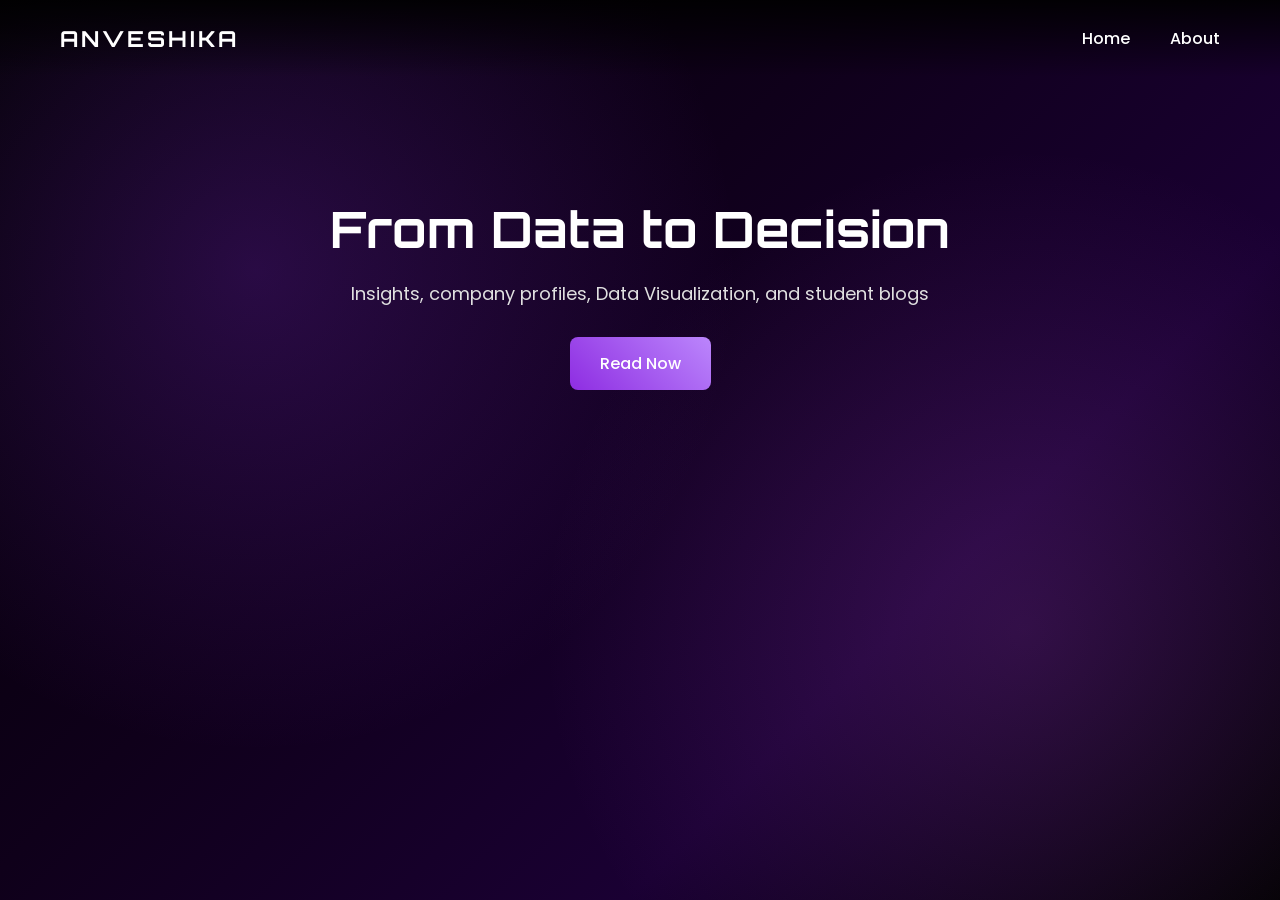
<file: index.html>
<!DOCTYPE html>
<html lang="en">
<head>
  <meta charset="UTF-8" />
  <meta name="viewport" content="width=device-width, initial-scale=1.0" />
  <title>Anveshika</title>
   <!-- Google Fonts: Orbitron + Poppins -->
  <link href="https://fonts.googleapis.com/css2?family=Orbitron:wght@500;700&family=Poppins:wght@300;400;500;600&display=swap" rel="stylesheet">

  <link rel="stylesheet" href="nw.css" />
</head>
<body>
  <header class="navbar">
    <div class="logo">ANVESHIKA</div>

    <nav class="nav-links">
      <a href="#">Home</a>
      <a href="about.html">About</a>
    </nav>
  </header>

  <!-- Hero Section -->
  <section class="hero">
    <h1> From Data to Decision</h1>
    <p>Insights, company profiles, Data Visualization, and student blogs</p>
    <a href="read.html" class="hero-btn">Read Now</a>
  </section>

  

</body>
</html>
</file>
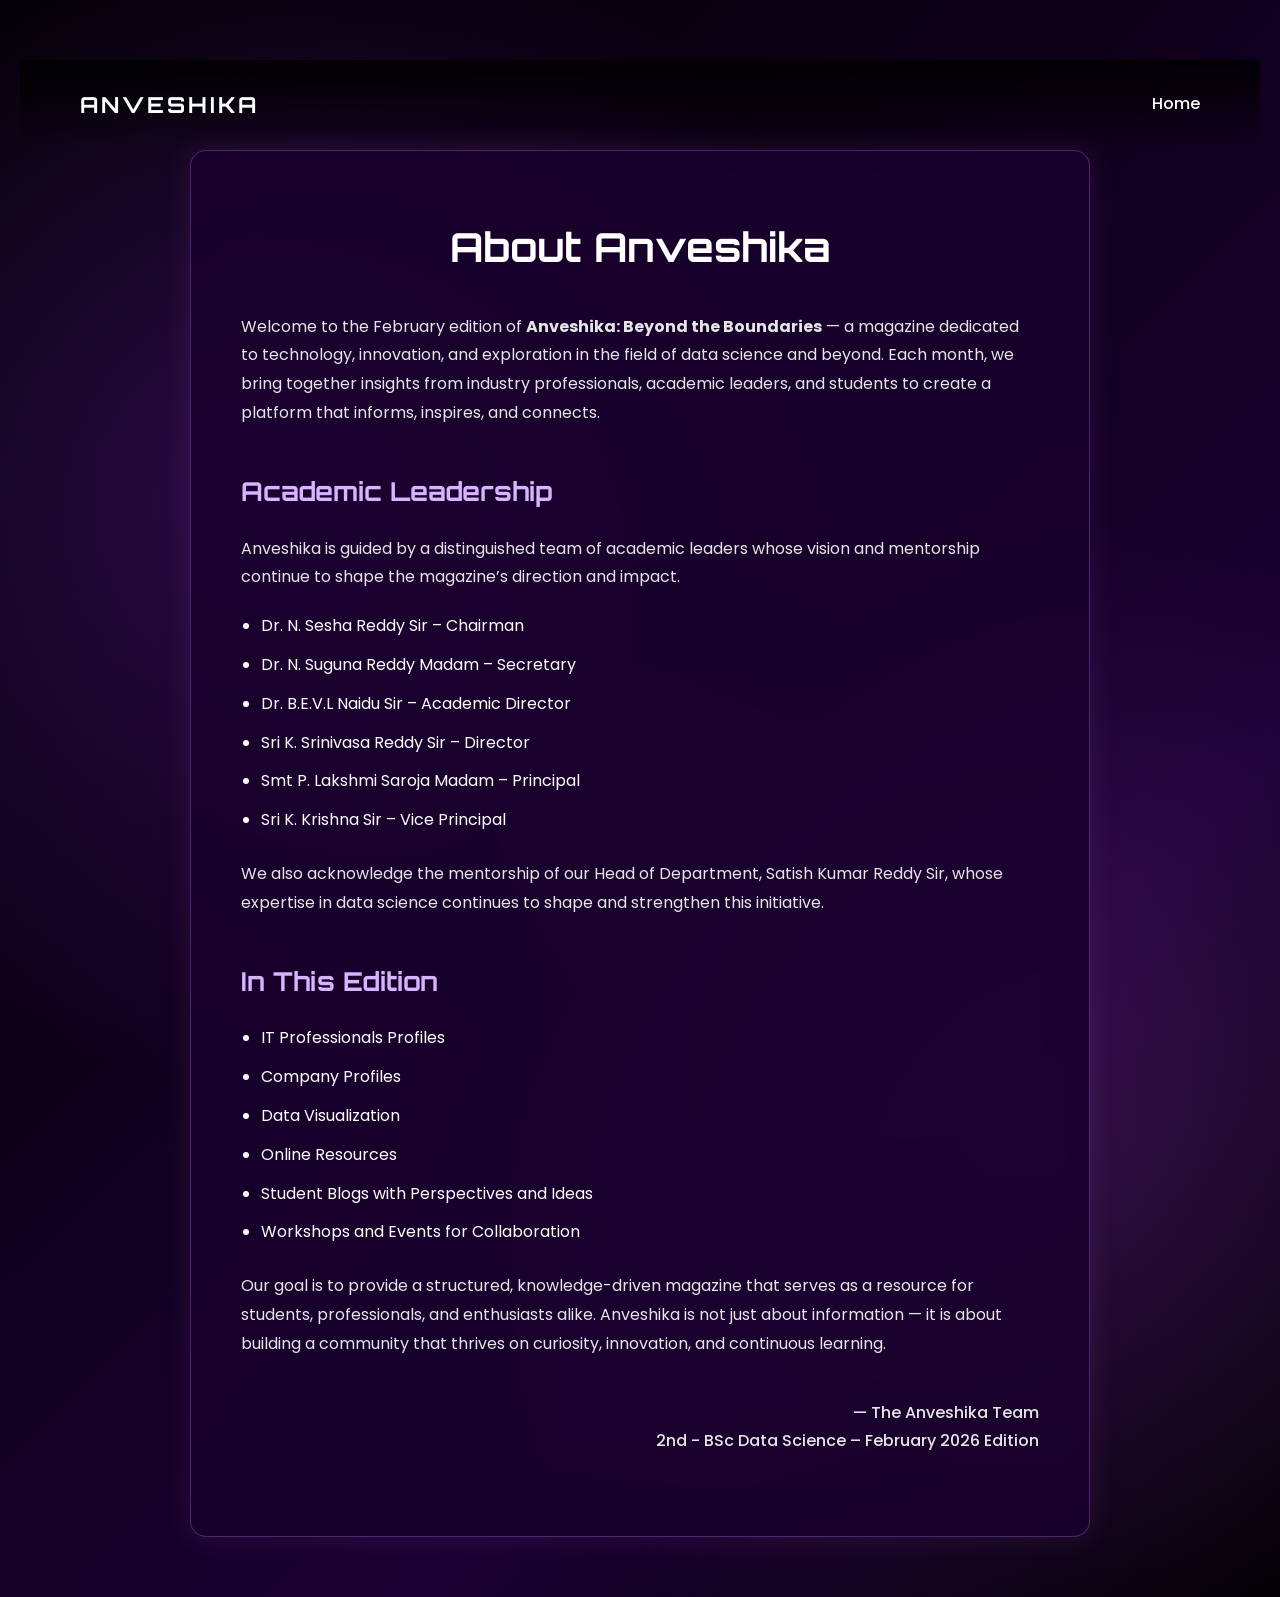
<file: about.html>
<!DOCTYPE html>
<html lang="en">
<head>
<meta charset="UTF-8">
<meta name="viewport" content="width=device-width, initial-scale=1.0">
<title>About | Anveshika</title>

<!-- Google Fonts -->
<link href="https://fonts.googleapis.com/css2?family=Orbitron:wght@500;700&family=Poppins:wght@300;400;500;600&display=swap" rel="stylesheet">

<style>

/* ================= RESET ================= */
* {
  margin: 0;
  padding: 0;
  box-sizing: border-box;
}

/* ================= BODY ================= */
body {
  font-family: 'Poppins', sans-serif;
  color: #ffffff;
  background:
    radial-gradient(circle at 20% 30%, rgba(138, 43, 226, 0.25), transparent 40%),
    radial-gradient(circle at 80% 70%, rgba(186, 85, 211, 0.18), transparent 40%),
    linear-gradient(135deg, #000000 0%, #0f001a 40%, #1a0033 70%, #000000 100%);
  line-height: 1.8;
  padding: 60px 20px;
}

/* ================= ABOUT SECTION ================= */
.about {
  max-width: 900px;
  margin: auto;
  background: rgba(25, 0, 45, 0.85);
  padding: 60px 50px;
  border-radius: 16px;
  backdrop-filter: blur(12px);
  border: 1px solid rgba(187, 134, 252, 0.3);
  box-shadow: 0 0 30px rgba(186, 85, 211, 0.15);
}

/* ================= HEADINGS ================= */
.about h1 {
  font-family: 'Orbitron', sans-serif;
  font-size: 40px;
  margin-bottom: 30px;
  text-align: center;
}

.about h2 {
  font-family: 'Orbitron', sans-serif;
  font-size: 26px;
  margin-top: 40px;
  margin-bottom: 20px;
  color: #d8b4fe;
}

/* ================= PARAGRAPHS ================= */
.about p {
  margin-bottom: 20px;
  font-size: 16px;
  color: #e5e5e5;
}

/* ================= LIST ================= */
.about ul {
  margin-bottom: 25px;
  padding-left: 20px;
}

.about ul li {
  margin-bottom: 10px;
  font-size: 16px;
  color: #ffffff;
}

/* ================= SIGNATURE ================= */
.signature {
  margin-top: 40px;
  font-weight: 500;
  text-align: right;
  color: #c084fc;
}

/* ================= RESPONSIVE ================= */
@media (max-width: 768px) {
  .about {
    padding: 40px 25px;
  }

  .about h1 {
    font-size: 28px;
  }

  .about h2 {
    font-size: 20px;
  }
}

</style>
</head>

<body>

  <!-- Navbar -->
  <header class="navbar">
    <div class="logo">ANVESHIKA</div>
    <nav class="nav-links">
      <a href="index.html">Home</a>
      <link rel="stylesheet" href="nw.css" />
    </nav>
  </header>

<section class="about">

<h1>About Anveshika</h1>

<p>
Welcome to the February edition of <strong>Anveshika: Beyond the Boundaries</strong> —
a magazine dedicated to technology, innovation, and exploration in the field of data science and beyond.
Each month, we bring together insights from industry professionals, academic leaders, and students
to create a platform that informs, inspires, and connects.
</p>

<h2>Academic Leadership</h2>

<p>
  Anveshika is guided by a distinguished team of academic leaders whose vision and mentorship continue to shape the magazine’s direction and impact.
</p>

<ul>
<li>Dr. N. Sesha Reddy Sir – Chairman</li>
<li>Dr. N. Suguna Reddy Madam – Secretary</li>
<li>Dr. B.E.V.L Naidu Sir – Academic Director</li>
<li>Sri K. Srinivasa Reddy Sir – Director</li>
<li>Smt P. Lakshmi Saroja Madam – Principal</li>
<li>Sri K. Krishna Sir – Vice Principal</li>
</ul>

<p>
We also acknowledge the mentorship of our Head of Department, Satish Kumar Reddy Sir,
whose expertise in data science continues to shape and strengthen this initiative.
</p>

<h2>In This Edition</h2>

<ul>
<li>IT Professionals Profiles</li>
<li>Company Profiles</li>
<li>Data Visualization</li>
<li>Online Resources</li>
<li>Student Blogs with Perspectives and Ideas</li>
<li>Workshops and Events for Collaboration</li>
</ul>

<p>
Our goal is to provide a structured, knowledge-driven magazine that serves as a resource
for students, professionals, and enthusiasts alike. Anveshika is not just about information —
it is about building a community that thrives on curiosity, innovation, and continuous learning.
</p>

<p class="signature">
— The Anveshika Team <br>
2nd - BSc Data Science – February 2026 Edition
</p>

</section>

</body>
</html>
</file>
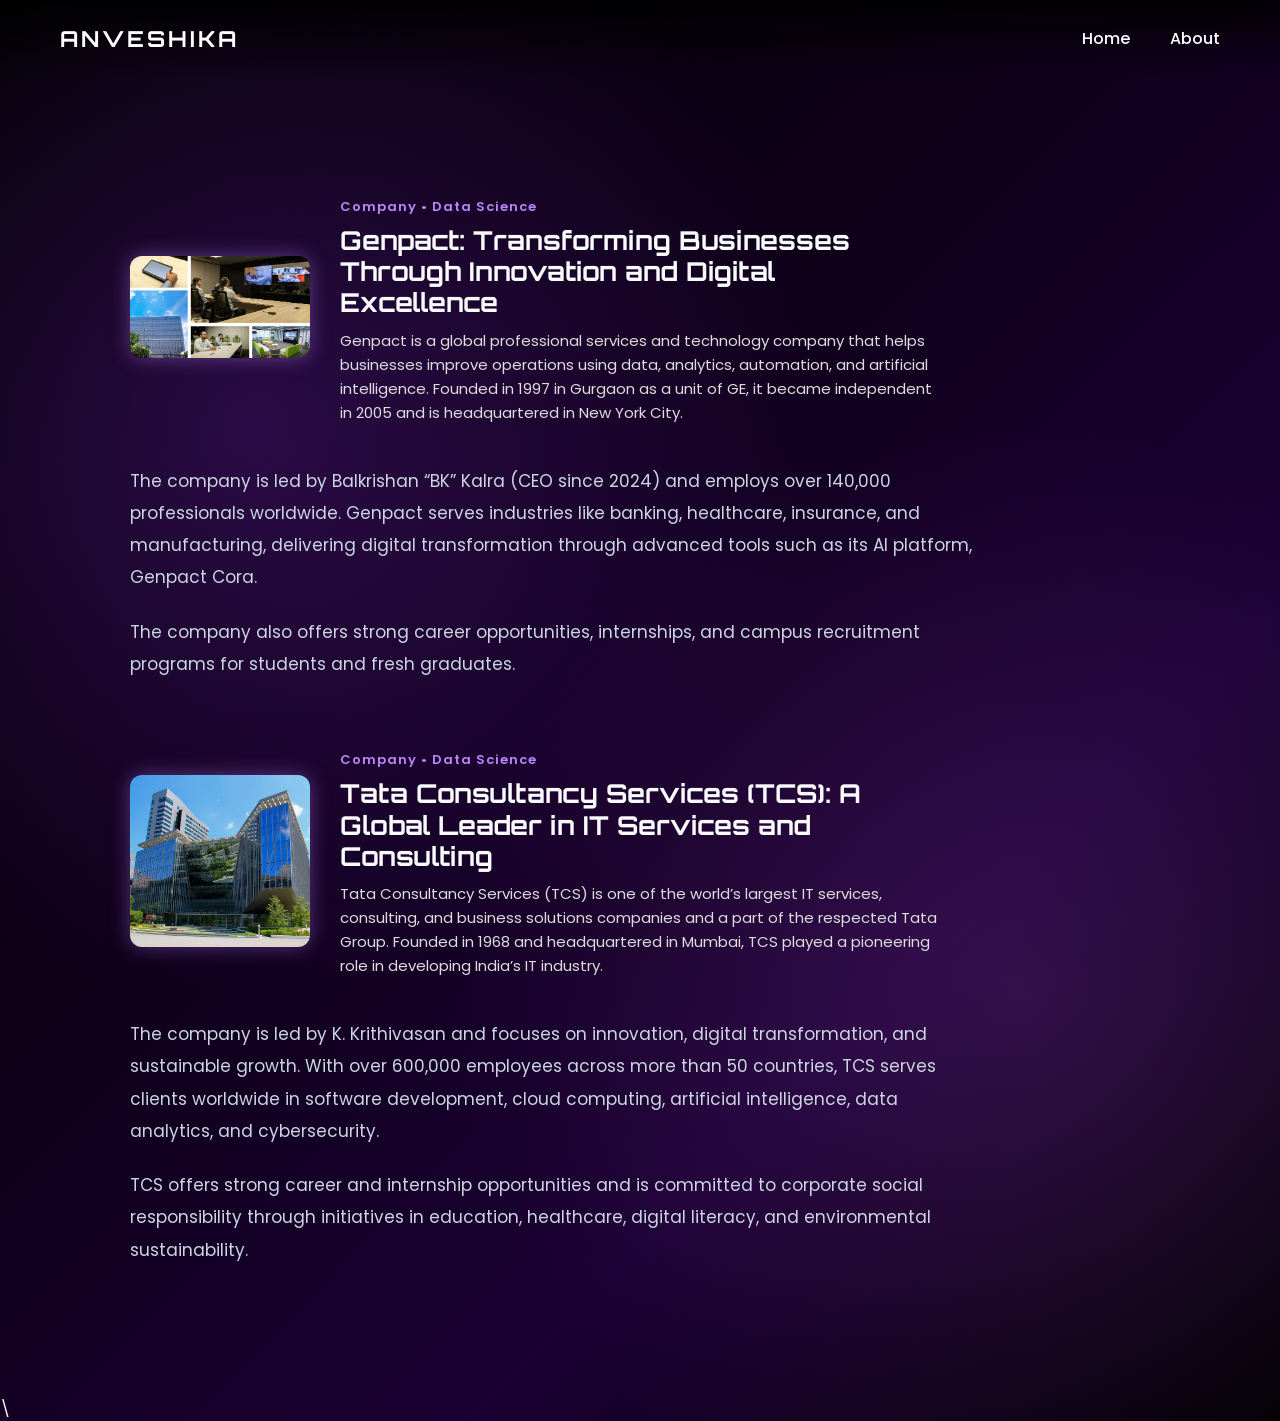
<file: comp.html>
<!DOCTYPE html>
<html lang="en">
<head>
  <meta charset="UTF-8" />
  <meta name="viewport" content="width=device-width, initial-scale=1.0" />
  <title>Anveshika</title>

  <!-- Google Fonts -->
  <link href="https://fonts.googleapis.com/css2?family=Orbitron:wght@500;700&family=Poppins:wght@300;400;500;600&display=swap" rel="stylesheet">

  <link rel="stylesheet" href="article.css"/>
  <link rel="stylesheet" href="nw.css"/>
</head>

<body>

<header class="navbar">
  <div class="logo">ANVESHIKA</div>
  <nav class="nav-links">
    <a href="index.html">Home</a>
    <a href="about.html">About</a>
  </nav>
</header>

<main class="article-page">

  <!-- ================= GENPACT ================= -->
  <section class="article-top">
    <div class="article-image">
      <img src="image/genpact.jpg" alt="Genpact">
    </div>

    <div class="article-intro">
      <p class="article-category">Company • Data Science</p>

      <h1 class="article-title">
        Genpact: Transforming Businesses Through Innovation and Digital Excellence
      </h1>

      <p class="article-summary">
        Genpact is a global professional services and technology company that helps businesses improve operations using data, analytics, automation, and artificial intelligence. Founded in 1997 in Gurgaon as a unit of GE, it became independent in 2005 and is headquartered in New York City.
      </p>
    </div>
  </section>

  <section class="article-content">
    <p>
      The company is led by Balkrishan “BK” Kalra (CEO since 2024) and employs over 140,000 professionals worldwide. Genpact serves industries like banking, healthcare, insurance, and manufacturing, delivering digital transformation through advanced tools such as its AI platform, Genpact Cora.
    </p>
    <p>
      The company also offers strong career opportunities, internships, and campus recruitment programs for students and fresh graduates.
    </p>
  </section>


  <!-- ================= TCS ================= -->
  <section class="article-top">
    <div class="article-image">
      <img src="image/TCS.jpg" alt="TCS">
    </div>

    <div class="article-intro">
      <p class="article-category">Company • Data Science</p>

      <h1 class="article-title">
        Tata Consultancy Services (TCS): A Global Leader in IT Services and Consulting
      </h1>

      <p class="article-summary">
        Tata Consultancy Services (TCS) is one of the world’s largest IT services, consulting, and business solutions companies and a part of the respected Tata Group. Founded in 1968 and headquartered in Mumbai, TCS played a pioneering role in developing India’s IT industry.
      </p>
    </div>
  </section>

  <section class="article-content">
    <p>
      The company is led by K. Krithivasan and focuses on innovation, digital transformation, and sustainable growth. With over 600,000 employees across more than 50 countries, TCS serves clients worldwide in software development, cloud computing, artificial intelligence, data analytics, and cybersecurity.
    </p>
    <p>
      TCS offers strong career and internship opportunities and is committed to corporate social responsibility through initiatives in education, healthcare, digital literacy, and environmental sustainability.
    </p>
  </section>

</main>

</body>
</html>
                                                                                                                                                                                                     \<!DOCTYPE htm
</file>
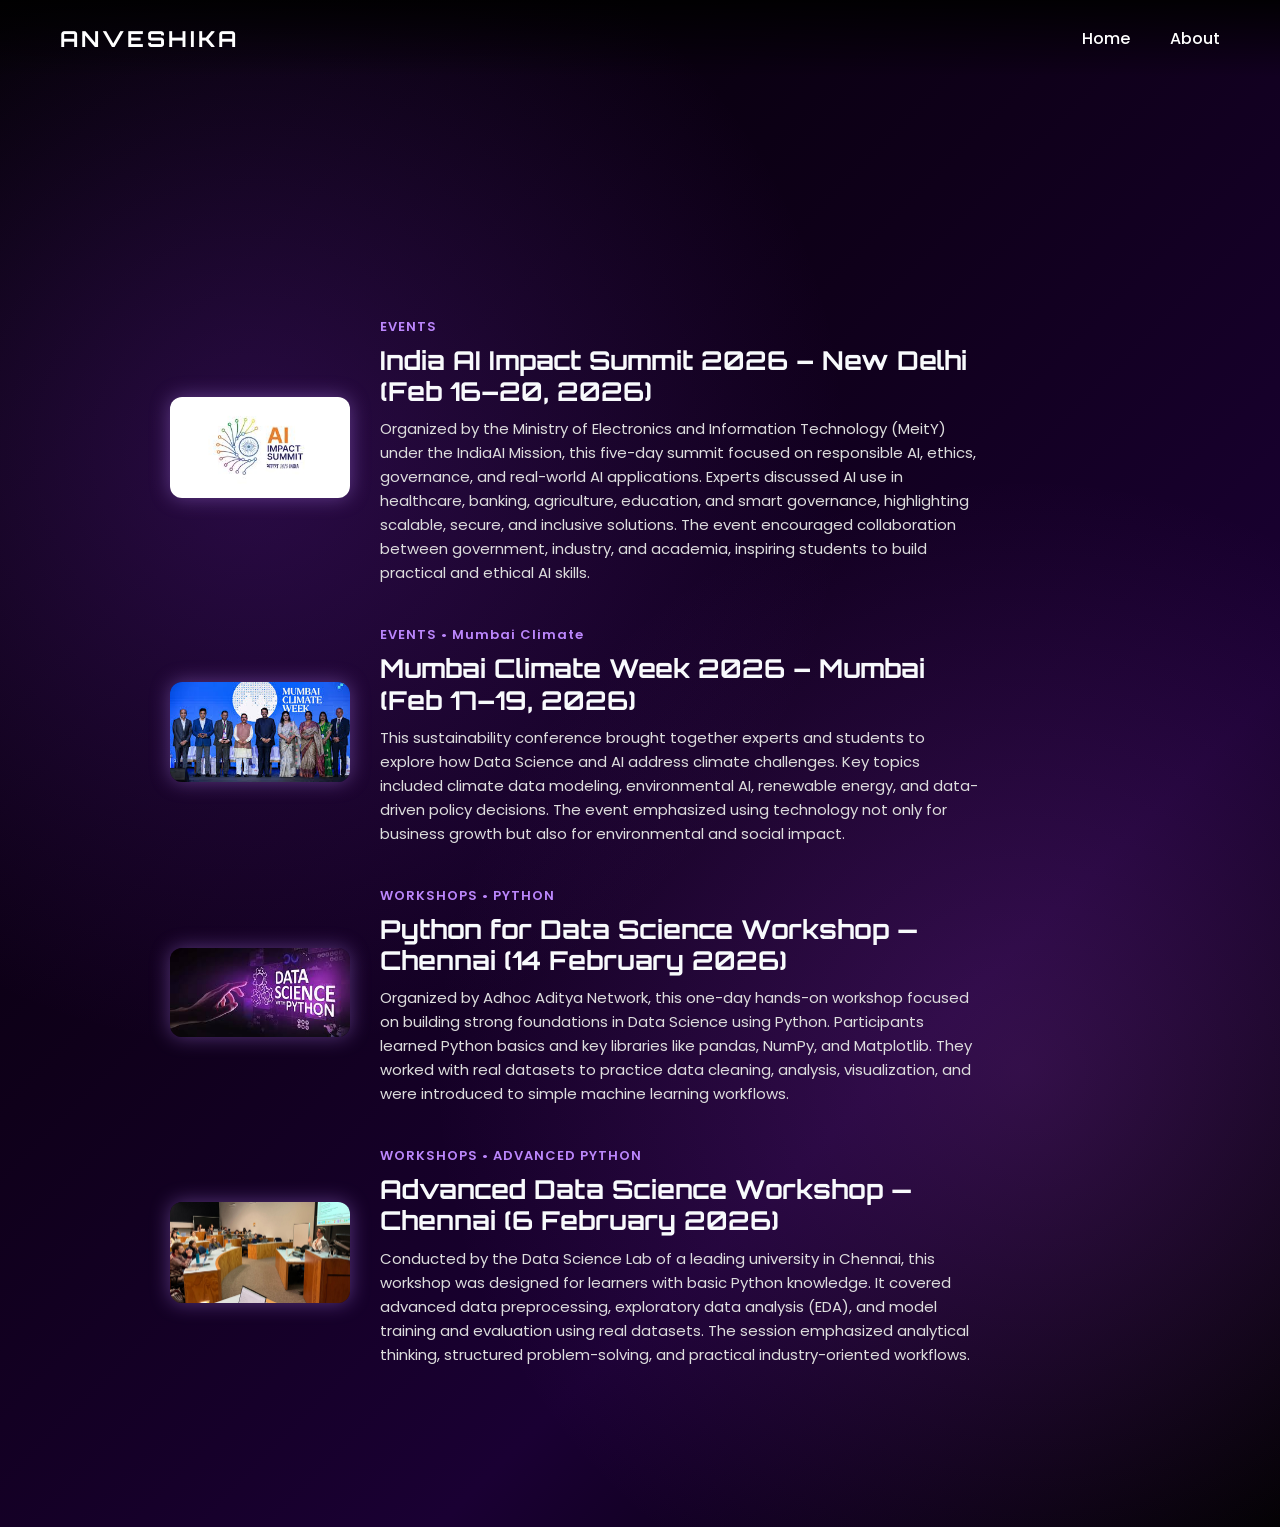
<file: Events.html>
<!DOCTYPE html>
<html lang="en">
<head>
  <meta charset="UTF-8" />
  <meta name="viewport" content="width=device-width, initial-scale=1.0" />
  <title>Anveshika</title>

  <!-- Google Fonts: Orbitron + Poppins -->
  <link href="https://fonts.googleapis.com/css2?family=Orbitron:wght@500;700&family=Poppins:wght@300;400;500;600&display=swap" rel="stylesheet">

  <link rel="stylesheet" href="article.css"/>
  <link rel="stylesheet" href="nw.css" />
  
</head>
<body>

  <header class="navbar">
    <div class="logo">ANVESHIKA</div>

    <nav class="nav-links">
      <a href="index.html">Home</a>
      <a href="about.html">About</a>
    </nav>
  </header>
  <main class="article-page">

<main class="article-page">

  <!-- Top Split Section -->
  <section class="article-top">
    <div class="article-image">
      <img src="image/event.jpg" alt="AI Technology">
    </div>

    <div class="article-intro">
      <p class="article-category"> EVENTS </p>

      <h1 class="article-title">
        India AI Impact Summit 2026 – New Delhi (Feb 16–20, 2026)
      </h1>

      <p class="article-summary">
        Organized by the Ministry of Electronics and Information Technology (MeitY) under the IndiaAI Mission, this five-day summit focused on responsible AI, ethics, governance, and real-world AI applications. Experts discussed AI use in healthcare, banking, agriculture, education, and smart governance, highlighting scalable, secure, and inclusive solutions. The event encouraged collaboration between government, industry, and academia, inspiring students to build practical and ethical AI skills.
      </p>

    </div>
  </section>

  <!-- Top Split Section -->
  <section class="article-top">
    <div class="article-image">
      <img src="image/Events.jpg" alt="AI Technology">
    </div>

    <div class="article-intro">
      <p class="article-category">EVENTS  • Mumbai Climate </p>

      <h1 class="article-title">
        Mumbai Climate Week 2026 – Mumbai (Feb 17–19, 2026)
      </h1>

      <p class="article-summary">
        This sustainability conference brought together experts and students to explore how Data Science and AI address climate challenges. Key topics included climate data modeling, environmental AI, renewable energy, and data-driven policy decisions. The event emphasized using technology not only for business growth but also for environmental and social impact.
      </p>

    </div>
  </section>


 
  <!-- Top Split Section -->
  <section class="article-top">
    <div class="article-image">
      <img src="image/workshop.jpg" alt="Google">
    </div>

    <div class="article-intro">
      <p class="article-category">WORKSHOPS • PYTHON </p>

      <h1 class="article-title">
        Python for Data Science Workshop — Chennai (14 February 2026)
      </h1>

      <p class="article-summary">
        Organized by Adhoc Aditya Network, this one-day hands-on workshop focused on building strong foundations in Data Science using Python. Participants learned Python basics and key libraries like pandas, NumPy, and Matplotlib. They worked with real datasets to practice data cleaning, analysis, visualization, and were introduced to simple machine learning workflows.
      </p>
    </div>
  </section>

  
<section class="article-top">
    <div class="article-image">
      <img src="image/WORK.jpg" alt="Google">
    </div>

    <div class="article-intro">
      <p class="article-category">WORKSHOPS • ADVANCED PYTHON </p>

      <h1 class="article-title">
        Advanced Data Science Workshop — Chennai (6 February 2026)
      </h1>

      <p class="article-summary">
        Conducted by the Data Science Lab of a leading university in Chennai, this workshop was designed for learners with basic Python knowledge. It covered advanced data preprocessing, exploratory data analysis (EDA), and model training and evaluation using real datasets. The session emphasized analytical thinking, structured problem-solving, and practical industry-oriented workflows.
      </p>
    </div>
  </section>

</main>

</body>
</html>
</file>
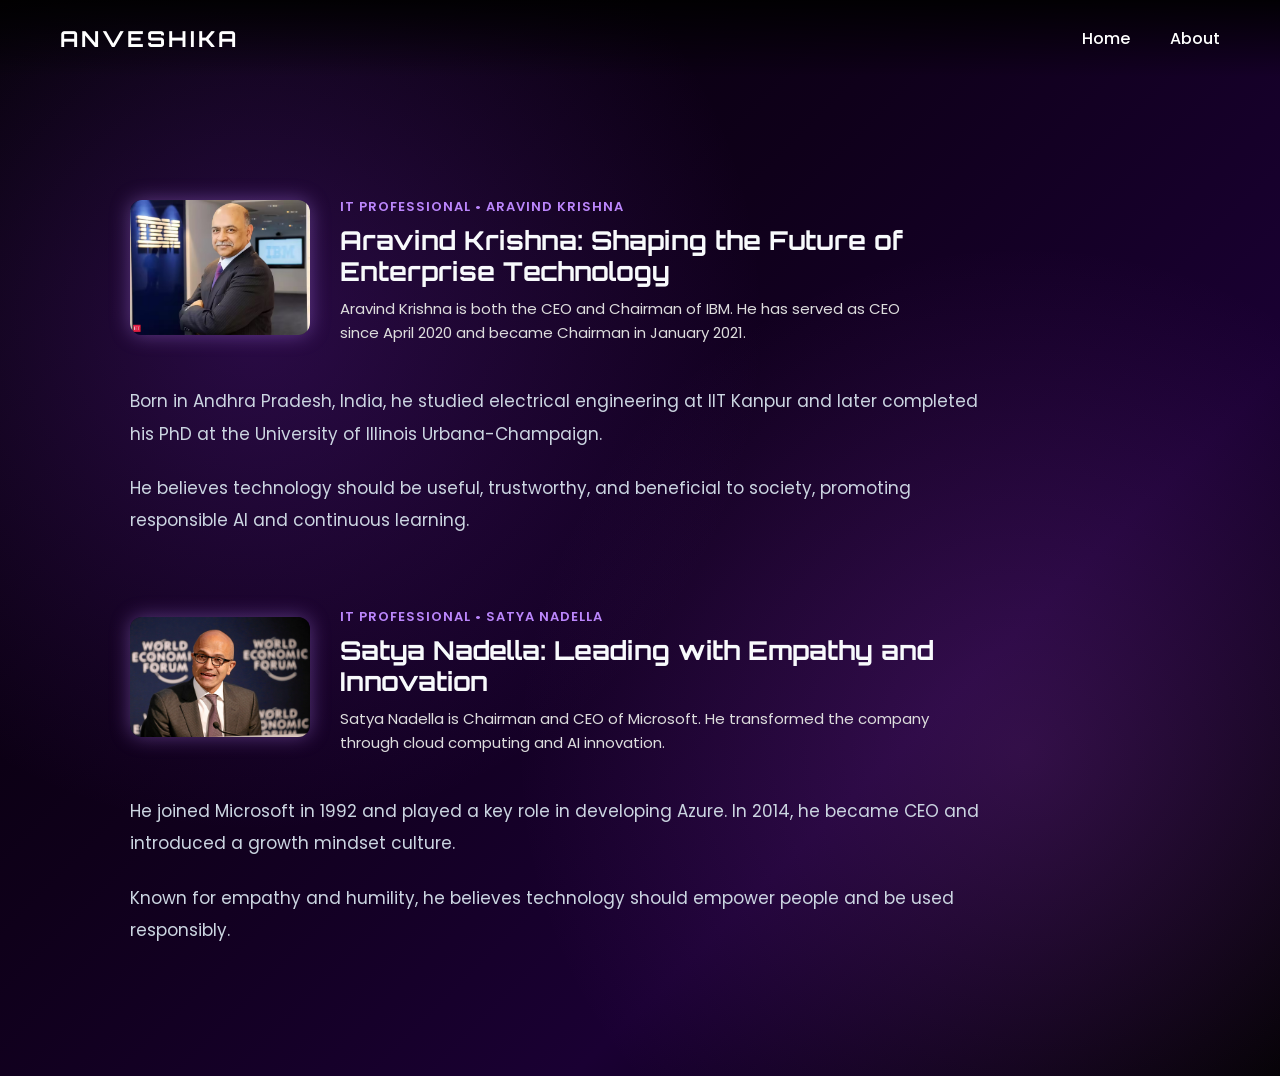
<file: itpro.html>
<!DOCTYPE html>
<!DOCTYPE html>
<html lang="en">
<head>
  <meta charset="UTF-8" />
  <meta name="viewport" content="width=device-width, initial-scale=1.0" />
  <title>Anveshika</title>

  <!-- Google Fonts -->
  <link href="https://fonts.googleapis.com/css2?family=Orbitron:wght@500;700&family=Poppins:wght@300;400;500;600&display=swap" rel="stylesheet">

  <link rel="stylesheet" href="article.css" />
  <link rel="stylesheet" href="nw.css" />
</head>

<body>

  <!-- Navbar -->
  <header class="navbar">
    <div class="logo">ANVESHIKA</div>
    <nav class="nav-links">
      <a href="index.html">Home</a>
      <a href="about.html">About</a>
    </nav>
  </header>

  <main class="article-page">

    <!-- Aravind Krishna Section -->
    <section class="article-top">
      <div class="article-image">
        <img src="image/Aravind Krishna.jpg" alt="Aravind Krishna">
      </div>

      <div class="article-intro">
        <p class="article-category">IT PROFESSIONAL • ARAVIND KRISHNA</p>

        <h1 class="article-title">
          Aravind Krishna: Shaping the Future of Enterprise Technology
        </h1>

        <p class="article-summary">
          Aravind Krishna is both the CEO and Chairman of IBM. He has served as CEO since April 2020 and became Chairman in January 2021.
        </p>

      </div>
    </section>

    <section class="article-content">
      <p>
        Born in Andhra Pradesh, India, he studied electrical engineering at IIT Kanpur and later completed his PhD at the University of Illinois Urbana-Champaign.
      </p>

      <p>
        He believes technology should be useful, trustworthy, and beneficial to society, promoting responsible AI and continuous learning.
      </p>

    </section>

    <!-- Satya Nadella Section -->
    <section class="article-top">
      <div class="article-image">
        <img src="image/Satya Nadella.jpg" alt="Satya Nadella">
      </div>

      <div class="article-intro">
        <p class="article-category">IT PROFESSIONAL • SATYA NADELLA</p>
        
        <h1 class="article-title">
          Satya Nadella: Leading with Empathy and Innovation
        </h1>

        <p class="article-summary">

          Satya Nadella is Chairman and CEO of Microsoft. He transformed the company through cloud computing and AI innovation.
        </p>

      </div>
    </section>

    <section class="article-content">

      <p>
        He joined Microsoft in 1992 and played a key role in developing Azure. In 2014, he became CEO and introduced a growth mindset culture.
      </p>

      <p>
        Known for empathy and humility, he believes technology should empower people and be used responsibly.
      </p>
    </section>

  </main>

</body>
</html>
</file>
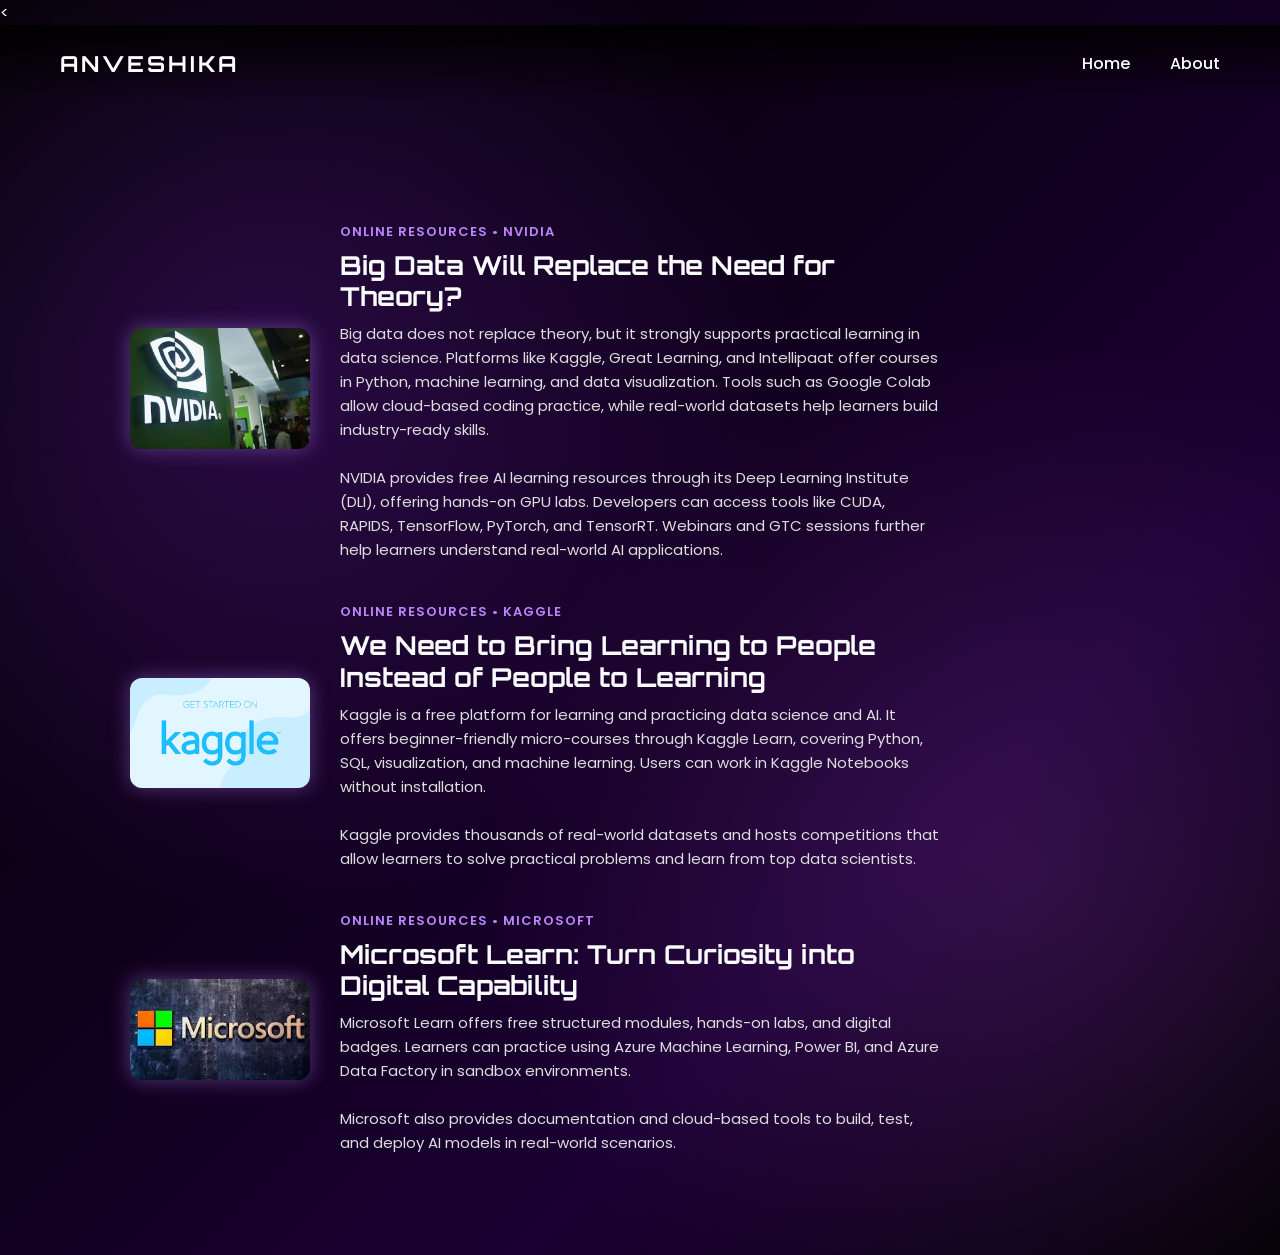
<file: onlineresources.html>
<!DOCTYPE html>
<<!DOCTYPE html>
<html lang="en">
<head>
  <meta charset="UTF-8">
  <meta name="viewport" content="width=device-width, initial-scale=1.0">
  <title>Anveshika</title>

  <!-- Google Fonts -->
  <link href="https://fonts.googleapis.com/css2?family=Orbitron:wght@500;700&family=Poppins:wght@300;400;500;600&display=swap" rel="stylesheet">

  <!-- CSS Files -->
  <link rel="stylesheet" href="article.css">
  <link rel="stylesheet" href="nw.css">
</head>

<body>

<header class="navbar">
  <div class="logo">ANVESHIKA</div>
  <nav class="nav-links">
    <a href="index.html">Home</a>
    <a href="about.html">About</a>
  </nav>
</header>

<main class="article-page">

  <!-- ================= NVIDIA ================= -->
  <section class="article-top">
    <div class="article-image">
      <img src="image/NVIDIA.jpg" alt="NVIDIA">
    </div>

    <div class="article-intro">
      <p class="article-category">ONLINE RESOURCES • NVIDIA</p>

      <h1 class="article-title">
        Big Data Will Replace the Need for Theory?
      </h1>

      <p class="article-summary">
        Big data does not replace theory, but it strongly supports practical learning in data science. Platforms like Kaggle, Great Learning, and Intellipaat offer courses in Python, machine learning, and data visualization. Tools such as Google Colab allow cloud-based coding practice, while real-world datasets help learners build industry-ready skills.
        <br><br>
        NVIDIA provides free AI learning resources through its Deep Learning Institute (DLI), offering hands-on GPU labs. Developers can access tools like CUDA, RAPIDS, TensorFlow, PyTorch, and TensorRT. Webinars and GTC sessions further help learners understand real-world AI applications.
      </p>
    </div>
  </section>


  <!-- ================= KAGGLE ================= -->
  <section class="article-top">
    <div class="article-image">
      <img src="image/kaggle.jpg" alt="Kaggle">
    </div>

    <div class="article-intro">
      <p class="article-category">ONLINE RESOURCES • KAGGLE</p>

      <h1 class="article-title">
        We Need to Bring Learning to People Instead of People to Learning
      </h1>

      <p class="article-summary">
        Kaggle is a free platform for learning and practicing data science and AI. It offers beginner-friendly micro-courses through Kaggle Learn, covering Python, SQL, visualization, and machine learning. Users can work in Kaggle Notebooks without installation.
        <br><br>
        Kaggle provides thousands of real-world datasets and hosts competitions that allow learners to solve practical problems and learn from top data scientists.
      </p>
    </div>
  </section>


  <!-- ================= MICROSOFT ================= -->
  <section class="article-top">
    <div class="article-image">
      <img src="image/microsoft.jpg" alt="Microsoft">
    </div>

    <div class="article-intro">
      <p class="article-category">ONLINE RESOURCES • MICROSOFT</p>

      <h1 class="article-title">
        Microsoft Learn: Turn Curiosity into Digital Capability
      </h1>

      <p class="article-summary">
        Microsoft Learn offers free structured modules, hands-on labs, and digital badges. Learners can practice using Azure Machine Learning, Power BI, and Azure Data Factory in sandbox environments.
        <br><br>
        Microsoft also provides documentation and cloud-based tools to build, test, and deploy AI models in real-world scenarios.
      </p>
    </div>
  </section>

</main>

</body>
</html>
</file>
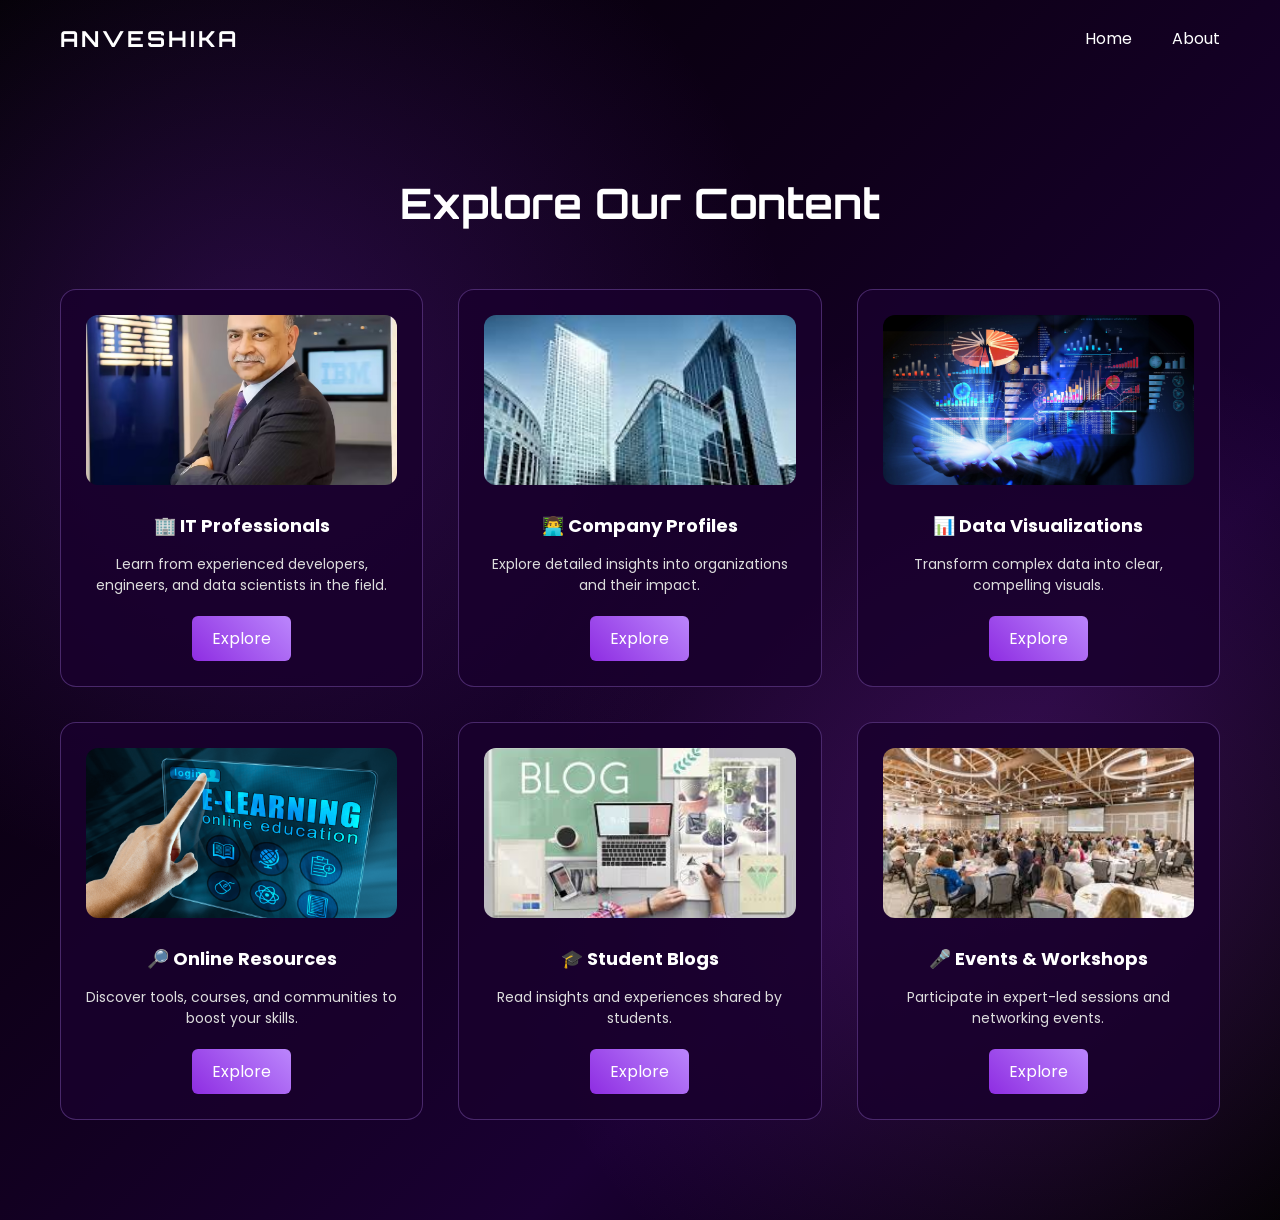
<file: read.html>
<!DOCTYPE html>
<html lang="en">
<head>
<meta charset="UTF-8">
<meta name="viewport" content="width=device-width, initial-scale=1.0"/>
<title>Explore Content | Anveshika</title>

<link href="https://fonts.googleapis.com/css2?family=Orbitron:wght@500;700&family=Poppins:wght@300;400;500;600&display=swap" rel="stylesheet">

<style>

/* RESET */
*{
  margin:0;
  padding:0;
  box-sizing:border-box;
}

body{
  font-family:'Poppins',sans-serif;
  color:#fff;
  min-height:100vh;

  background:
  radial-gradient(circle at 20% 30%, rgba(138,43,226,0.25), transparent 40%),
  radial-gradient(circle at 80% 70%, rgba(186,85,211,0.18), transparent 40%),
  linear-gradient(135deg,#000000 0%,#0f001a 40%,#1a0033 70%,#000000 100%);
}

/* NAVBAR */
.navbar{
  display:flex;
  justify-content:space-between;
  align-items:center;
  padding:25px 60px;
}

.logo{
  font-family:'Orbitron',sans-serif;
  font-size:22px;
  font-weight:700;
  letter-spacing:3px;
}

.nav-links{
  display:flex;
  gap:40px;
}

.nav-links a{
  text-decoration:none;
  color:#fff;
  transition:0.3s;
}

.nav-links a:hover{
  color:#bb86fc;
}

/* CONTENT */
.content-section{
  padding:100px 60px;
  text-align:center;
}

.section-title{
  font-family:'Orbitron',sans-serif;
  font-size:42px;
  margin-bottom:60px;
}

/* GRID */
.card-container{
  display:grid;
  grid-template-columns:repeat(3,1fr);
  gap:35px;
}

/* CARD */
.card{
  background:rgba(25,0,45,0.85);
  border:1px solid rgba(187,134,252,0.3);
  border-radius:16px;
  padding:25px;
  transition:0.3s;
}

.card:hover{
  transform:translateY(-10px);
  box-shadow:0 0 25px rgba(186,85,211,0.4);
}

.card-img{
  width:100%;
  height:170px;
  object-fit:cover;
  border-radius:12px;
  margin-bottom:20px;
}

.card h2{
  font-size:18px;
  margin-bottom:15px;
}

.card p{
  font-size:14px;
  color:#ddd;
  margin-bottom:20px;
}

.card-btn{
  display:inline-block;
  padding:10px 20px;
  background:linear-gradient(45deg,#8e2de2,#bb86fc);
  color:#fff;
  border-radius:6px;
  text-decoration:none;
  transition:0.3s;
}

.card-btn:hover{
  box-shadow:0 0 15px rgba(186,85,211,0.6);
}

/* RESPONSIVE */
@media(max-width:1024px){
  .card-container{
    grid-template-columns:repeat(2,1fr);
  }
}

@media(max-width:768px){
  .card-container{
    grid-template-columns:1fr;
  }

  .navbar{
    flex-direction:column;
    gap:15px;
  }
}

</style>
</head>

<body>

<header class="navbar">
  <div class="logo">ANVESHIKA</div>
  <nav class="nav-links">
    <a href="index.html">Home</a>
    <a href="about.html">About</a>
  </nav>
</header>

<section class="content-section">
  <h1 class="section-title">Explore Our Content</h1>

  <div class="card-container">

    <div class="card">
      <img src="image/Aravind Krishna.jpg" alt="IT Professionals" class="card-img">
      <h2>🏢 IT Professionals</h2>
      <p>Learn from experienced developers, engineers, and data scientists in the field.</p>
      <a href="itpro.html" class="card-btn">Explore</a>
    </div>

    <div class="card">
      <img src="image/company.jpg" alt="Company Profiles" class="card-img">
      <h2>👨‍💻 Company Profiles</h2>
      <p>Explore detailed insights into organizations and their impact.</p>
      <a href="comp.html" class="card-btn">Explore</a>
    </div>

    <div class="card">
      <img src="image/data visualization.jpg" alt="Data Visualization" class="card-img">
      <h2>📊 Data Visualizations</h2>
      <p>Transform complex data into clear, compelling visuals.</p>
      <a href="analysis.html" class="card-btn">Explore</a>
    </div>

    <div class="card">
      <img src="image/Online Resources.jpg" alt="Online Resources" class="card-img">
      <h2>🔎 Online Resources</h2>
      <p>Discover tools, courses, and communities to boost your skills.</p>
      <a href="onlineresources.html" class="card-btn">Explore</a>
    </div>

    <div class="card">
      <img src="image/blogs.jpg" alt="Student Blogs" class="card-img">
      <h2>🎓 Student Blogs</h2>
      <p>Read insights and experiences shared by students.</p>
      <a href="student.html" class="card-btn">Explore</a>
    </div>

    <div class="card">
      <img src="image/Events & Workshops.jpg" alt="Events and Workshops" class="card-img">
      <h2>🎤 Events & Workshops</h2>
      <p>Participate in expert-led sessions and networking events.</p>
      <a href="Events.html" class="card-btn">Explore</a>
    </div>

  </div>
</section>

</body>
</html>
</file>
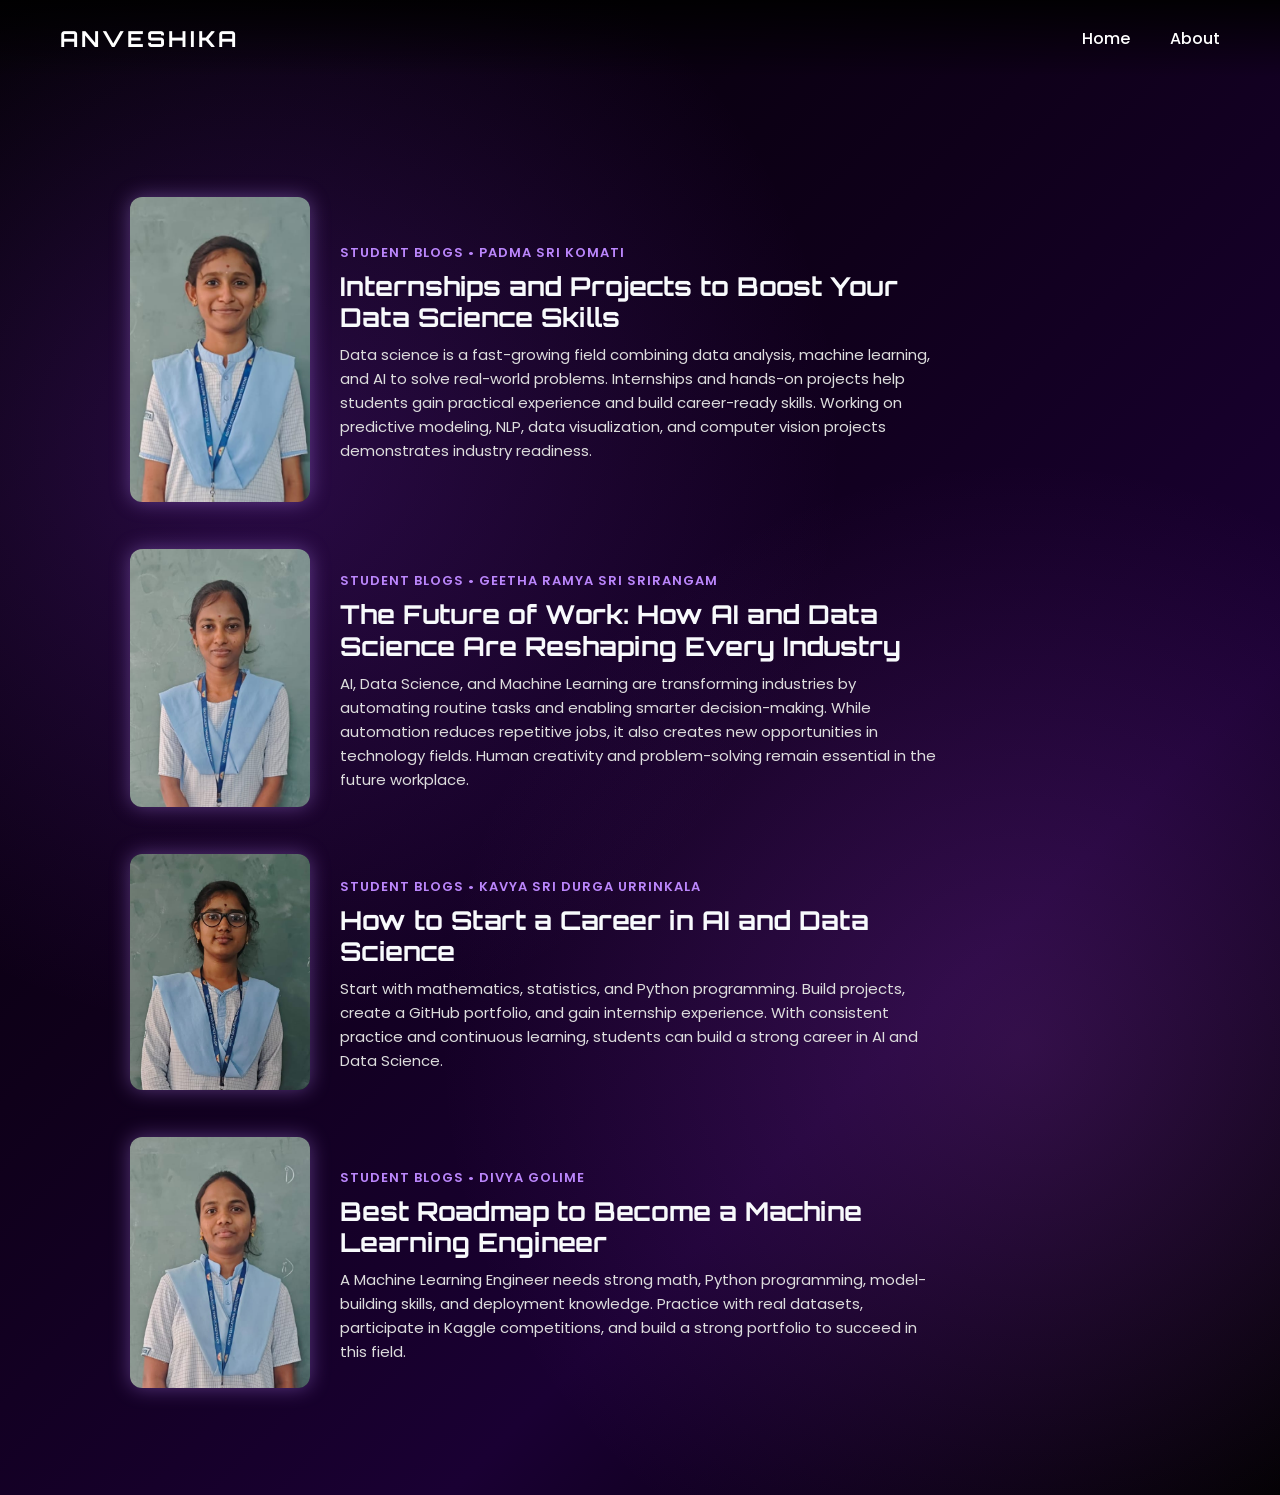
<file: student.html>
<!DOCTYPE html>
<!DOCTYPE html>
<html lang="en">
<head>
  <meta charset="UTF-8" />
  <meta name="viewport" content="width=device-width, initial-scale=1.0" />
  <title>Anveshika</title>

  <!-- Google Fonts -->
  <link href="https://fonts.googleapis.com/css2?family=Orbitron:wght@500;700&family=Poppins:wght@300;400;500;600&display=swap" rel="stylesheet">

  <link rel="stylesheet" href="article.css"/>
  <link rel="stylesheet" href="nw.css" />
</head>

<body>

<header class="navbar">
  <div class="logo">ANVESHIKA</div>
  <nav class="nav-links">
    <a href="index.html">Home</a>
    <a href="about.html">About</a>
  </nav>
</header>

<main class="article-page">

  <!-- ================= PADMA ================= -->
  <section class="article-top">
    <div class="article-image">
      <img src="image/Padma.jpeg" alt="Padma">
    </div>

    <div class="article-intro">
      <p class="article-category">STUDENT BLOGS • PADMA SRI KOMATI</p>

      <h1 class="article-title">
        Internships and Projects to Boost Your Data Science Skills
      </h1>

      <p class="article-summary">
        Data science is a fast-growing field combining data analysis, machine learning, and AI to solve real-world problems. Internships and hands-on projects help students gain practical experience and build career-ready skills. Working on predictive modeling, NLP, data visualization, and computer vision projects demonstrates industry readiness.
      </p>
    </div>
  </section>


  <!-- ================= GEETHA ================= -->
  <section class="article-top">
    <div class="article-image">
      <img src="image/Geetha.jpeg" alt="Geetha">
    </div>

    <div class="article-intro">
      <p class="article-category">STUDENT BLOGS • GEETHA RAMYA SRI SRIRANGAM</p>

      <h1 class="article-title">
        The Future of Work: How AI and Data Science Are Reshaping Every Industry
      </h1>

      <p class="article-summary">
        AI, Data Science, and Machine Learning are transforming industries by automating routine tasks and enabling smarter decision-making. While automation reduces repetitive jobs, it also creates new opportunities in technology fields. Human creativity and problem-solving remain essential in the future workplace.
      </p>
    </div>
  </section>


  <!-- ================= KAVYA ================= -->
  <section class="article-top">
    <div class="article-image">
      <img src="image/Kavya.jpeg" alt="Kavya">
    </div>

    <div class="article-intro">
      <p class="article-category">STUDENT BLOGS • KAVYA SRI DURGA URRINKALA</p>

      <h1 class="article-title">
        How to Start a Career in AI and Data Science
      </h1>

      <p class="article-summary">
        Start with mathematics, statistics, and Python programming. Build projects, create a GitHub portfolio, and gain internship experience. With consistent practice and continuous learning, students can build a strong career in AI and Data Science.
      </p>
    </div>
  </section>


  <!-- ================= DIVYA ================= -->
  <section class="article-top">
    <div class="article-image">
      <img src="image/Divya.jpeg" alt="Divya">
    </div>

    <div class="article-intro">
      <p class="article-category">STUDENT BLOGS • DIVYA GOLIME</p>

      <h1 class="article-title">
        Best Roadmap to Become a Machine Learning Engineer
      </h1>

      <p class="article-summary">
        A Machine Learning Engineer needs strong math, Python programming, model-building skills, and deployment knowledge. Practice with real datasets, participate in Kaggle competitions, and build a strong portfolio to succeed in this field.
      </p>
    </div>
  </section>

</main>

</body>
</html>
</file>
<file: nw.css>
/* ================= RESET ================= */
* {
  margin: 0;
  padding: 0;
  box-sizing: border-box;
}

/* ================= BACKGROUND ================= */
body {
  min-height: 100vh;
  font-family: 'Poppins', sans-serif;
  color: #ffffff;

  background:
    radial-gradient(circle at 20% 30%, rgba(138, 43, 226, 0.25), transparent 40%),
    radial-gradient(circle at 80% 70%, rgba(186, 85, 211, 0.18), transparent 40%),
    linear-gradient(135deg, #000000 0%, #0f001a 40%, #1a0033 70%, #000000 100%);

  overflow-x: hidden;
}

/* ================= NAVBAR ================= */
.navbar {
  display: flex;
  justify-content: space-between;
  align-items: center;
  padding: 25px 60px;
  background: linear-gradient(to bottom, rgba(0,0,0,0.9), rgba(0,0,0,0));
}

.logo {
  font-family: 'Orbitron', sans-serif;
  font-size: 22px;
  font-weight: 700;
  letter-spacing: 3px;
  color: #ffffff;
}

.nav-links {
  display: flex;
  gap: 40px;
}

.nav-links a {
  text-decoration: none;
  color: #ffffff;
  font-size: 16px;
  font-weight: 500;
  position: relative;
  transition: 0.3s ease;
}

.nav-links a::after {
  content: "";
  position: absolute;
  left: 0;
  bottom: -6px;
  width: 0%;
  height: 2px;
  background-color: #bb86fc;
  transition: 0.3s ease;
}

.nav-links a:hover {
  color: #d8b4fe;
}

.nav-links a:hover::after {
  width: 100%;
}

/* ================= HERO ================= */
.hero {
  text-align: center;
  margin-top: 120px;
  padding: 0 20px;
}

.hero h1 {
  font-family: 'Orbitron', sans-serif;
  font-size: 50px;
  margin-bottom: 20px;
  color: #ffffff;
}

.hero p {
  font-size: 18px;
  color: #e0e0e0;
  margin-bottom: 30px;
}

.hero-btn {
  display: inline-block;
  background: linear-gradient(45deg, #8e2de2, #bb86fc);
  color: #ffffff;
  padding: 14px 30px;
  border-radius: 8px;
  font-size: 16px;
  font-weight: 500;
  text-decoration: none;
  transition: 0.3s ease;
}

.hero-btn:hover {
  transform: translateY(-3px);
  box-shadow: 0 0 20px rgba(186, 85, 211, 0.6);
}

/* ================= CONTENT SECTION ================= */
.content-section {
  padding: 120px 60px 80px;
  text-align: center;
}

.section-title {
  font-family: 'Orbitron', sans-serif;
  font-size: 36px;
  margin-bottom: 50px;
  color: #ffffff;
}

/* GRID */
.card-container {
  display: grid;
  grid-template-columns: repeat(3, 1fr);
  gap: 30px;
}

/* CARD */
.card {
  background: rgba(25, 0, 45, 0.85);
  border: 1px solid rgba(187, 134, 252, 0.3);
  border-radius: 14px;
  padding: 30px 20px;
  backdrop-filter: blur(12px);
  transition: 0.3s ease;
}

.card:hover {
  transform: translateY(-8px);
  border-color: rgba(187, 134, 252, 0.8);
  box-shadow: 0 0 25px rgba(186, 85, 211, 0.4);
}

.card h2 {
  font-size: 20px;
  margin-bottom: 15px;
  color: #ffffff;
}

.card p {
  font-size: 14px;
  color: #dddddd;
  margin-bottom: 20px;
}

.card-btn {
  display: inline-block;
  padding: 10px 18px;
  background: linear-gradient(45deg, #8e2de2, #bb86fc);
  color: #ffffff;
  border-radius: 6px;
  text-decoration: none;
  font-weight: 600;
  transition: 0.3s ease;
}

.card-btn:hover {
  box-shadow: 0 0 15px rgba(186, 85, 211, 0.6);
}

/* ================= RESPONSIVE ================= */
@media (max-width: 1024px) {
  .card-container {
    grid-template-columns: repeat(2, 1fr);
  }
}

@media (max-width: 768px) {
  .navbar {
    padding: 20px;
    flex-direction: column;
    align-items: flex-start;
    gap: 15px;
  }

  .nav-links {
    flex-direction: column;
    gap: 15px;
  }

  .hero h1 {
    font-size: 34px;
  }

  .hero p {
    font-size: 15px;
  }

  .card-container {
    grid-template-columns: 1fr;
  }
}

/* Article Page Layout */
.article-page {
  max-width: 1100px;
  margin: auto;
  padding: 120px 40px 60px;
}

/* Top Section Layout */
.article-top {
  display: flex;
  align-items: center;
  gap: 30px;
  margin-bottom: 40px;
}

/* Small Image */
.article-image img {
  width: 180px;        /* Smaller image */
  height: auto;
  border-radius: 12px;
  object-fit: cover;
  box-shadow: 0 0 20px rgba(187, 134, 252, 0.4);
}

/* Text Area */
.article-intro {
  flex: 1;
}

/* Category */
.article-category {
  font-size: 13px;
  color: #bb86fc;
  letter-spacing: 1px;
  margin-bottom: 8px;
}

/* Title */
.article-title {
  font-size: 26px;
  margin-bottom: 10px;
}

/* Summary */
.article-summary {
  font-size: 15px;
  color: #ddd;
  line-height: 1.6;
}

/* Content Paragraph */
.article-content {
  margin-bottom: 70px;
  line-height: 1.8;
  color: #cccccc;
}

/* Responsive */
@media (max-width: 768px) {
  .article-top {
    flex-direction: column;
    text-align: center;
  }

  .article-image img {
    width: 150px;
  }
}
</file>
<file: article.css>
article.css                                                                                                                                                                                                                                                                                                                    /* ================= ARTICLE PAGE ================= */

.article-page {
  padding: 70px 8% 100px;
}

/* Split Layout */
.article-top {
  display: flex;
  gap: 60px;
  align-items: center;
  margin-bottom: 60px;
}

/* Left Image */
.article-image img {
  width: 330px;
  border-radius: 12px;
  box-shadow: 0 0 35px rgba(0, 0, 0, 0.6);
}

/* Right Content */
.article-intro {
  max-width: 600px;
}

.article-category {
  color: #00B3FF;
  font-weight: 600;
  margin-bottom: 15px;
  letter-spacing: 1px;
}

.article-title {
  font-family: 'Orbitron', sans-serif;
  font-size: 40px;
  color: #F8FAFC;
  margin-bottom: 20px;
  line-height: 1.2;
}

.article-meta {
  color: #94A3B8;
  font-size: 14px;
  margin-bottom: 20px;
  display: flex;
  gap: 10px;
  flex-wrap: wrap;
}

.article-summary {
  font-size: 17px;
  line-height: 1.8;
  color: #CBD5E1;
}

/* ================= FULL ARTICLE TEXT ================= */

.article-content {
  max-width: 850px;
}

.article-content p {
  font-size: 17px;
  line-height: 1.9;
  color: #CBD5E1;
  margin-bottom: 22px;
}

.article-content h2 {
  font-family: 'Orbitron', sans-serif;
  font-size: 24px;
  color: #F8FAFC;
  margin: 40px 0 15px;
}
</file>
